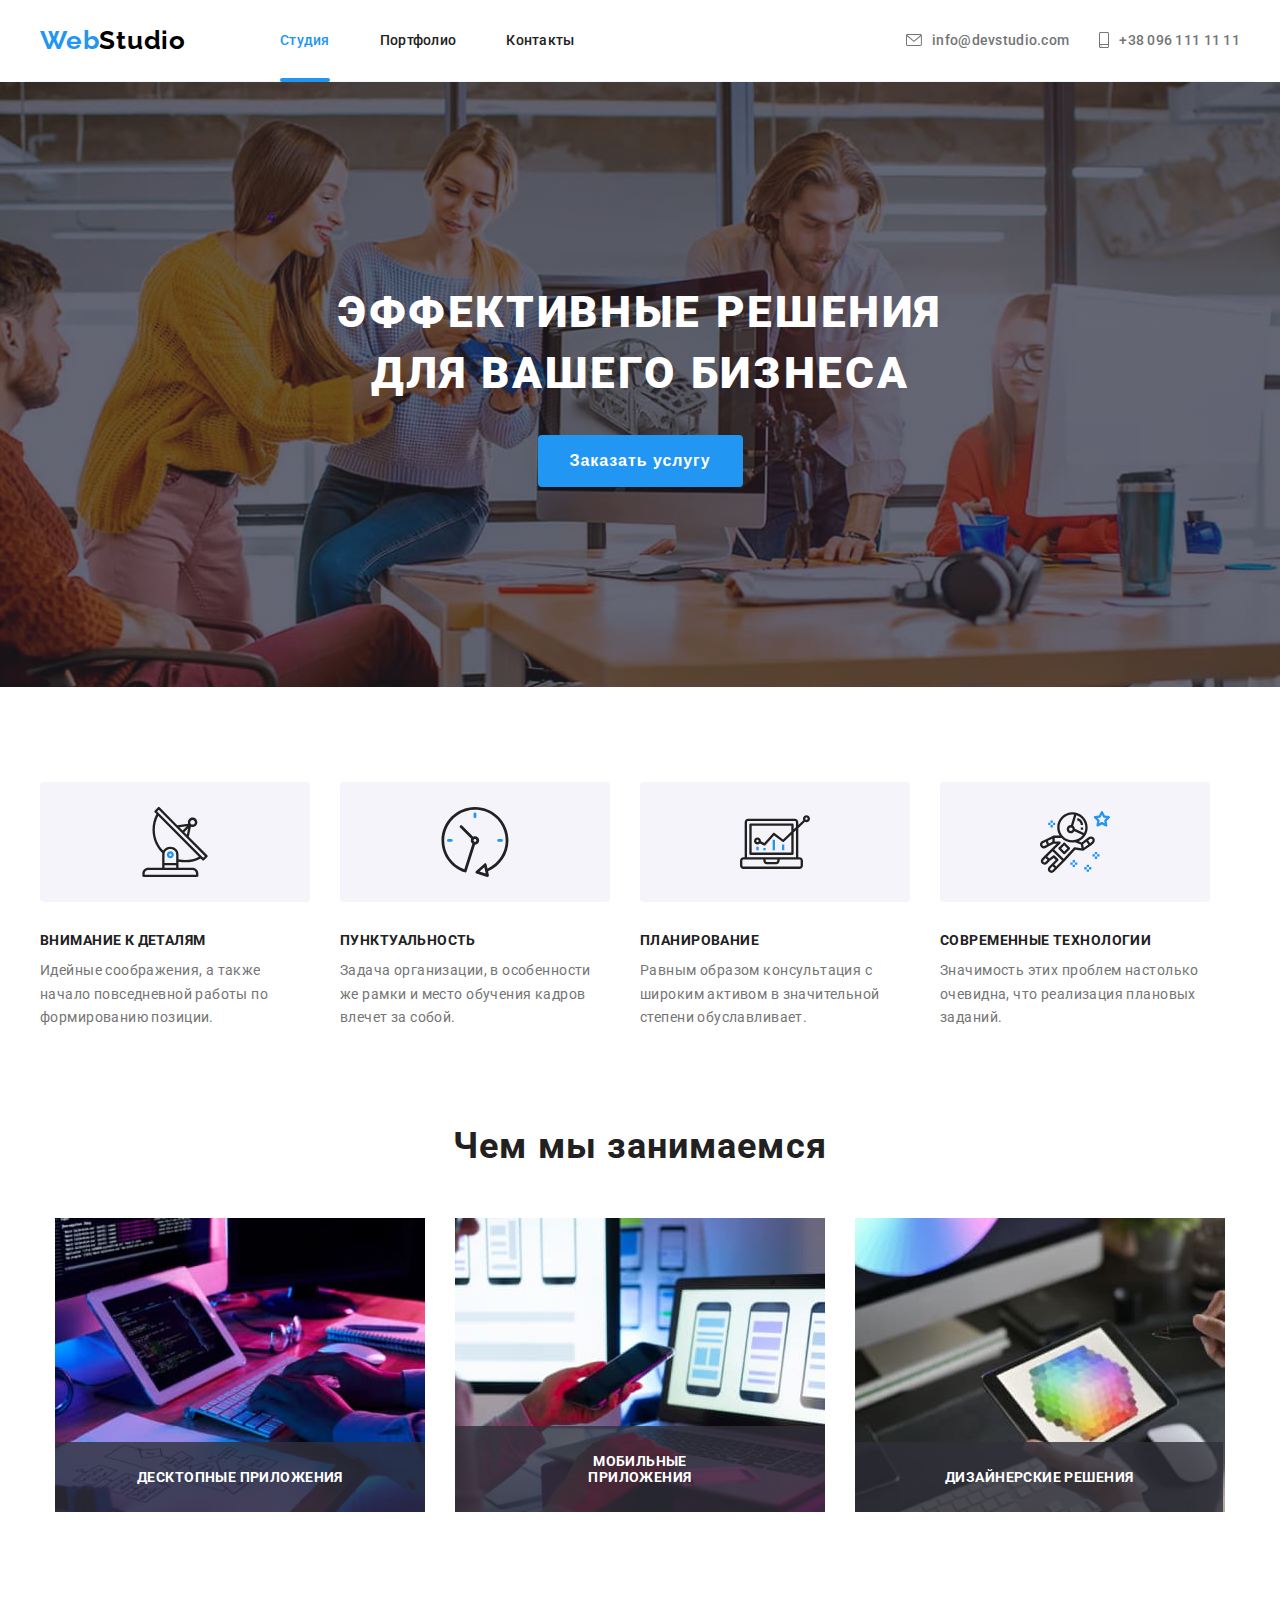
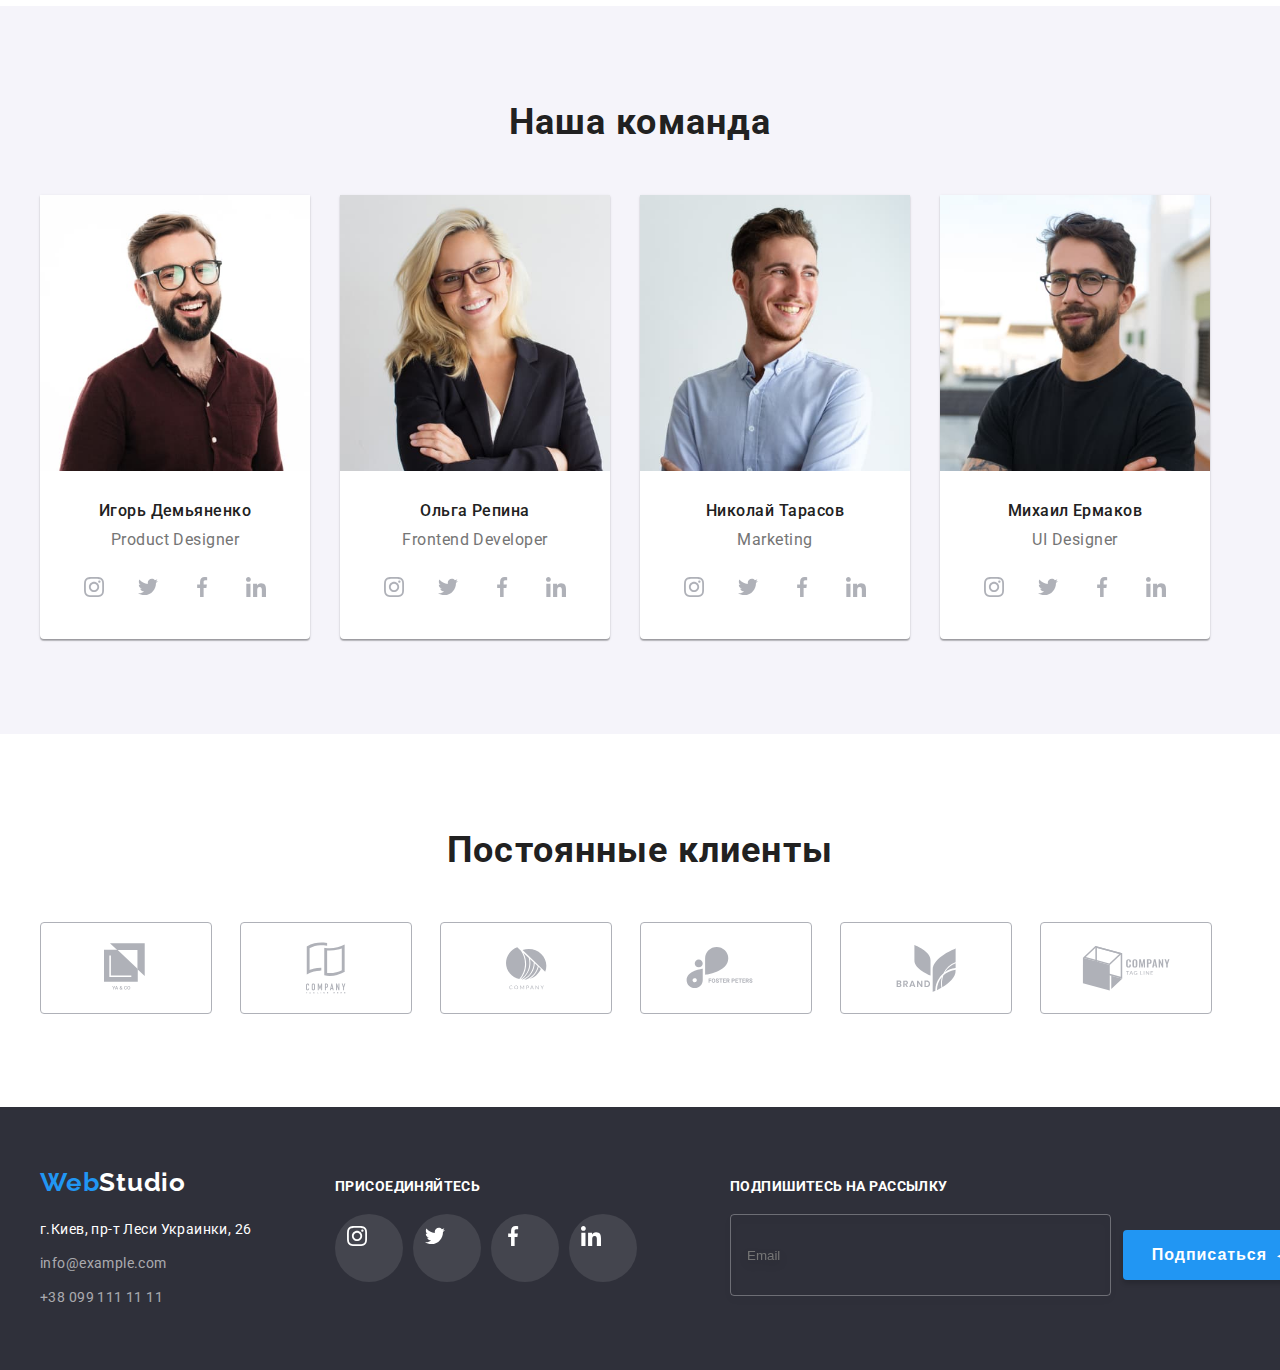
<file: index.html>
<!DOCTYPE html>
<html lang="en">
<head>
    <meta charset="UTF-8">
    <meta name="viewport" content="width=device-width, initial-scale=1.0">
    <title>WebStudio</title>
    <link rel="preconnect" href="https://fonts.gstatic.com">
    <link href="https://fonts.googleapis.com/css2?family=Raleway:wght@700&family=Roboto:wght@400;500;700;900&display=swap"
        rel="stylesheet">
    <link rel="stylesheet" href="https://cdnjs.cloudflare.com/ajax/libs/modern-normalize/1.0.0/modern-normalize.min.css"
        integrity="sha512-ISS7cAi1PEhQ8jnbJpJZMd29NlhNj4AWYyLOSp2CE/CsHxTCu+r+t0D2yoJudVrd0/8fTVPUVDzY5Tvli75u/g=="
        crossorigin="anonymous" />
    <link rel="stylesheet" href="css/main.min.css">

</head>
<body>
    <header class="page-header">
     <div class="container page-header__container">
            <nav class="nav">
            <a href="index.html" class="logo"> <span class="logo__web">Web</span><span class="logo__studio">Studio</span></a>
            <svg class="nav__burger js-open-menu">
                <use href="./images/icons.svg#icon-burger" ></use>
            </svg>
            <ul class="nav__list">
                <li class="nav__item"> <a href="#" class="nav__link nav__link--active">Студия</a></li>
                <li class="nav__item"> <a href="portfolio.html" class="nav__link">Портфолио</a></li>
                <li class="nav__item"> <a href="#" class="nav__link">Контакты</a></li>
            </ul>
            </nav>
            <ul class="contacts">
                <li class="contacts__item">
                        <a href="mailto:info@devstudio.com" class="contacts__link"> 
                                <svg class="contacts__icon contacts__icon--envelope ">
                                    <use href="./images/icons.svg#icon-envelope"></use>
                                </svg>
                            info@devstudio.com
                       </a>
                </li>

                <li class="contacts__item">
                    <a href="tel:+380961111111" class="contacts__link"> 
                            <svg class="contacts__icon contacts__icon--smartpnone">
                                <use href="./images/icons.svg#icon-smart"></use>
                            </svg>
                            +38 096 111 11 11 
                   </a>
                </li>
            </ul>
     </div>
    </header>
    <main>
        
        <!--Герой-->
      
        <section class="hero">
               <div class="hero__container-image">
                    <div class="hero__container">
                            <h1 class="hero__title">Эффективные решения для вашего бизнеса</h1>
                            <button type="button" class="hero__button" data-modal-open >Заказать услугу</button>
                    </div>
               </div>                  
        </section>
        
        <!--Преимущества-->
               
        <section class="privilege">

            <div class="container privilege__container">
             
                <ul class="advantages">

                    <li class="advantages__item">
                        <div class="advantages__container">
                            <svg class="advantages__svg">
                                <use href="./images/icons.svg#icon-antenna"></use>
                            </svg>
                        </div>
                        <h3 class="advantages__title">Внимание к деталям</h3>
                        <p class="advantages__text"> Идейные соображения, а также начало повседневной работы по формированию позиции.</p>
                    </li>

                    <li class="advantages__item">
                        <div class="advantages__container">
                            <svg class="advantages__svg">
                                <use href="./images/icons.svg#icon-clock"></use>
                            </svg>
                        </div>
                        <h3 class="advantages__title">Пунктуальность</h3>
                        <p class="advantages__text"> Задача организации, в особенности же рамки и место обучения кадров влечет за собой.</p>
                    </li>

                    <li class="advantages__item">
                        <div class="advantages__container">
                            <svg class="advantages__svg">
                                <use href="./images/icons.svg#icon-diagram"></use>
                            </svg>
                        </div>
                        <h3 class="advantages__title">Планирование</h3>
                        <p class="advantages__text"> Равным образом консультация с широким активом в значительной степени обуславливает.</p>
                    </li>

                    <li class="advantages__item">
                        <div class="advantages__container">
                            <svg class="advantages__svg">
                                <use href="./images/icons.svg#icon-astronaut"></use>
                            </svg>
                        </div>
                        <h3 class="advantages__title">Современные технологии</h3>
                        <p class="advantages__text"> Значимость этих проблем настолько очевидна, что реализация плановых заданий.</p>
                    </li>

                </ul>

            </div>

        </section>

        <!--Чем мы занимаемся-->
        
        <section class="works">
            <div class="container works__container">
           
                <h2 class="works__title">Чем мы занимаемся</h2>

                <div class="works__thumb">

                    <ul class="works-list">

                        <li class="works-list__item"> <a href="#" class="works-list__link"> 
                            <div class="works-list__thumb">
                                <img srcset="images/img1.jpg 1x, images/img12x.jpg 2x" src="images/img1.jpg" alt="Человек печатает на клавиатуре">
                                <p class="work-list__label work-list__label--first">Десктопные приложения</p>
                            </div></a> 
                        </li>

                        <li class="works-list__item"> <a href="#" class="work-link"> 
                            <div class="works-list__thumb">
                                <img srcset="images/img2.jpg 1x, images/img22x.jpg 2x" src="images/img2.jpg" alt="Человек держит телефон"> 
                                <p class="work-list__label work-list__label--second">Мобильные приложения</p>
                            </div></a> 
                        </li>

                        <li class="works-list__item"> <a href="#" class="work-link">
                            <div class="works-list__thumb">
                                <img srcset="images/img3.jpg 1x, images/img32x.jpg 2x" src="images/img3.jpg" alt="Человек держит планшет">
                                <p class="work-list__label work-list__label--third">Дизайнерские решения</p>
                            </div></a> 
                        </li>

                    </ul>

                </div>

            </div>
        
        </section>

        <!--Наша команда-->

        <section class="our-team">

            <div class="container our-team__container">
          
                <h2 class="our-team__title">Наша команда</h2>

                <ul class="team-list" >
                    
                    <li class="team-list__item ">
                        <img srcset="images/Igor.jpg 1x, images/Igor2x.jpg 2x" src="images/Igor.jpg" alt="Дизайнер Игорь">

                        <div class="team-list__info">
                            <h3 class="team-list__name">Игорь Демьяненко</h3>

                            <p class="team-list__prof">Product Designer</p>

                            <ul class="smm">
                                <li class="smm__item">
                                    <a class="smm__link" href="#">
                                        <svg class="smm__icon">
                                            <use href="./images/icons.svg#icon-instagram"></use>
                                        </svg>
                                    </a>
                                </li> 
                                <li class="smm__item">
                                    <a class="smm__link" href="#">
                                        <svg class="smm__icon">
                                            <use href="./images/icons.svg#icon-twitter"></use>
                                        </svg>
                                    </a>
                                </li>
                                <li class="smm__item">
                                    <a class="smm__link" href="#"> 
                                        <svg class="smm__icon">
                                            <use href="./images/icons.svg#icon-facebook"></use>
                                        </svg>
                                    </a>
                                </li>
                                <li class="smm__item">
                                    <a class="smm__link" href="#"> 
                                        <svg class="smm__icon">
                                            <use href="./images/icons.svg#icon-linkedin"></use>
                                        </svg>
                                    </a>
                                </li>
                            </ul>
                        </div>
                    </li>

                    
                    <li class="team-list__item ">
                        <img srcset="images/Olga.jpg 1x, images/Olga2x.jpg 2x" src="images/Olga.jpg" alt="Разработчик Ольга">
                        <div class="team-list__info">
                            <h3  class="team-list__name">Ольга Репина</h3>
                            <p class="team-list__prof">Frontend Developer</p>

                                <ul class="smm">
                                    <li class="smm__item">
                                        <a class="smm__link" href="#">
                                            <svg class="smm__icon">
                                                <use href="./images/icons.svg#icon-instagram"></use>
                                            </svg>
                                        </a>
                                    </li>
                                    <li class="smm__item">
                                        <a class="smm__link" href="#">
                                            <svg class="smm__icon">
                                                <use href="./images/icons.svg#icon-twitter"></use>
                                            </svg>
                                        </a>
                                    </li>
                                    <li class="smm__item">
                                        <a class="smm__link" href="#">
                                            <svg class="smm__icon">
                                                <use href="./images/icons.svg#icon-facebook"></use>
                                            </svg>
                                        </a>
                                    </li>
                                    <li class="smm__item">
                                        <a class="smm__link" href="#">
                                            <svg class="smm__icon">
                                                <use href="./images/icons.svg#icon-linkedin"></use>
                                            </svg>
                                        </a>
                                    </li>
                                </ul>
                        </div>
                    </li>
                    
                    <li class="team-list__item ">
                        <img srcset="images/nik.jpg 1x, images/nik2x.jpg 2x" src="images/nik.jpg" alt="Маркетолог Николай">

                        <div class="team-list__info">

                            <h3  class="team-list__name">Николай Тарасов</h3>
                            <p class="team-list__prof">Marketing</p>

                            <ul class="smm">
                                <li class="smm__item">
                                    <a class="smm__link" href="#">
                                        <svg class="smm__icon">
                                            <use href="./images/icons.svg#icon-instagram"></use>
                                        </svg>
                                    </a>
                                </li>
                                <li class="smm__item">
                                    <a class="smm__link" href="#">
                                        <svg class="smm__icon">
                                            <use href="./images/icons.svg#icon-twitter"></use>
                                        </svg>
                                    </a>
                                </li>
                                <li class="smm__item">
                                    <a class="smm__link" href="#">
                                        <svg class="smm__icon">
                                            <use href="./images/icons.svg#icon-facebook"></use>
                                        </svg>
                                    </a>
                                </li> 
                                <li class="smm__item">
                                    <a class="smm__link" href="#">
                                        <svg class="smm__icon">
                                            <use href="./images/icons.svg#icon-linkedin"></use>
                                        </svg>
                                    </a>
                                </li>
                            </ul>
                        </div>
                    </li>

                    <li class="team-list__item ">
                        <img srcset="images/mik.jpg 1x, images/mik2x.jpg 2x" src="images/mik.jpg" alt="Дизайнер Михаил">

                        <div class="team-list__info">
                            <h3  class="team-list__name">Михаил Ермаков</h3>
                            <p class="team-list__prof">UI Designer</p>

                            <ul class="smm">
                                <li class="smm__item">
                                    <a class="smm__link" href="#">
                                        <svg class="smm__icon">
                                            <use href="./images/icons.svg#icon-instagram"></use>
                                        </svg>
                                    </a>
                                </li>
                                <li class="smm__item">
                                    <a class="smm__link" href="#">
                                        <svg class="smm__icon">
                                            <use href="./images/icons.svg#icon-twitter"></use>
                                        </svg>
                                    </a>
                                </li>
                                <li class="smm__item">
                                    <a class="smm__link" href="#">
                                        <svg class="smm__icon">
                                            <use href="./images/icons.svg#icon-facebook"></use>
                                        </svg>
                                    </a>
                                </li>
                                <li class="smm__item">
                                    <a class="smm__link" href="#">
                                        <svg class="smm__icon">
                                            <use href="./images/icons.svg#icon-linkedin"></use>
                                        </svg>
                                    </a>
                                </li>
                            </ul>
                        </div>
                    </li>
                
                </ul>
            </div>

        </section>

        <section class="clients">

             <!-- Постоянные клиенты -->

            <div class="container clients__container">

                <h2 class="clients__title">Постоянные клиенты</h2>

                <ul class="client-list">
                    <li class="client-list__item"  >
                        <a class="client-list__link" href="#">
                            <svg class="clients-list__icon" width="45" height="50">
                                <use href="./images/icons.svg#icon-logo-first"></use>
                            </svg>
                        </a>
                    </li>
                    <li class="client-list__item">
                        <a class="client-list__link" href="#">
                            <svg class="clients-list__icon" width="40" height="52">
                                <use href="./images/icons.svg#icon-logo-second"></use>
                            </svg>
                        </a>
                    </li>
                    <li class="client-list__item">
                        <a class="client-list__link" href="#">
                            <svg class="clients-list__icon" width="41" height="43">
                                <use href="./images/icons.svg#icon-logo-three"></use>
                            </svg>
                        </a>
                    </li>
                    <li class="client-list__item">
                        <a class="client-list__link" href="#">
                            <svg class="clients-list__icon" width="80" height="42">
                                <use href="./images/icons.svg#icon-logo-four"></use>
                            </svg>
                        </a>
                    </li>
                    <li class="client-list__item">
                        <a class="client-list__link" href="#">
                            <svg class="clients-list__icon" width="60" height="47">
                                <use href="./images/icons.svg#icon-logo-five"></use>
                            </svg>
                        </a>
                    </li>
                    <li class="client-list__item">
                        <a class="client-list__link" href="#">
                            <svg class="clients-list__icon" width="89" height="45">
                                <use href="./images/icons.svg#icon-logo-six"></use>
                             </svg>
                        </a>
                    </li>
                </ul>

            </div>
 

        </section>
       
    </main>

    <footer class="footer">

        <div class="container footer__container">

                <div class="footer__wrapper">

                    <a href="index.html" class="logo-footer"> <span class="logo-footer__web">Web</span><span class="logo-footer__studio">Studio</span></a>
                    
                    <address class="address"> 
                        
                    <span class="address__text"> г.Киев, пр-т Леси Украинки, 26 </span>
                    
                        <ul class="address-list">

                            <li class="address__item"> <a href="mailto:info@example.com" class="address__link">info@example.com</a> </li>

                            <li class="address__item"> <a href="tel:+380991111111" class="address__link">+38 099 111 11 11</a> </li>
                        
                        </ul>

                    </address>

                </div>


               <div class="join-container"> 
               
                    <p class="join-container__title">ПРИСОЕДИНЯЙТЕСЬ</p>

                    <ul class="join-list">
                        <li class="join-list__item"><a class="join-list__link" href="#">
                            <svg class="join-list__icon">
                                <use href="./images/icons.svg#icon-instagram"></use>
                            </svg>
                        </a></li>
                    <li class="join-list__item"><a class="join-list__link" href="#">
                            <svg class="join-list__icon">
                                <use href="./images/icons.svg#icon-twit-foot"></use>
                            </svg>
                        </a></li>
                        <li class="join-list__item"><a class="join-list__link" href="#">
                                <svg class="join-list__icon">
                                <use href="./images/icons.svg#icon-face-foot"></use>
                            </svg>
                        </a></li>
                        <li class="join-list__item"><a class="join-list__link" href="#">
                                <svg class="join-list__icon">
                                <use href="./images/icons.svg#icon-link-foot"></use>
                            </svg>
                        </a></li>
                    </ul>

                </div>

                <div class="sign-up-container">

                    <p class="sign-up-container__text">Подпишитесь на рассылку</p>

                    <form class="form-telegram" name="form-telegram" autocomplete="on" novalidate>
                        <label for="telegram-email"></label>
                            <input class="form-telegram__input" type="email" name="email-telegram" id="telegram-email" placeholder="Email">

                        <button class="form-telegram__btn" type="submit">Подписаться
                            <svg class="form-telegram__icon">
                                <use href="./images/icons.svg#icon-telegram-send"></use>
                            </svg>
                        </button>

                    </form>
                    

                </div>
        </div>
 
    </footer> 
    <div class="backdrop is-hidden" data-modal>
        <div class="modal">
            <button class="modal__btn" data-modal-close> 
                <svg class="modal__icon">
                    <use href="./images/icons.svg#icon-close-icon"></use>
                </svg>
            </button>

            <form class="modal-form">

                <p class="modal-form__title">Оставьте свои данные, мы вам перезвоним</p>

                <div class="modal-form__container">

                    <label class="modal-form__label" for="user-name">Имя</label>

                      <div class="modal-form__wrapper">

                            <input class="modal-form__input" type="text" name="name" id="user-name">
                            <svg width="18" height="18" class="modal-form__icon">
                                <use href="./images/icons.svg#icon-person-black" ></use>
                            </svg>

                      </div>

                </div>

                <div class="modal-form__container">

                    <label class="modal-form__label" for="user-tel">Телефон</label>

                    <div class="modal-form__wrapper">

                        <input class="modal-form__input" type="tel" name="tel" id="user-tel">
                        <svg width="18" height="18" class="modal-form__icon">
                            <use href="./images/icons.svg#icon-phone-black"></use>
                        </svg>

                    </div>

                </div>

                <div class="modal-form__container">

                    <label class="modal-form__label" for="user-email">Почта</label>

                    <div class="modal-form__wrapper">

                        <input class="modal-form__input" type="email" name="email" id="user-email">
                        <svg width="18" height="18" class="modal-form__icon">
                            <use href="./images/icons.svg#icon-email-black"></use>
                        </svg>

                    </div>

                </div>

                <div class="modal-form__container modal-form__container--area">
                    <label class="modal-form__label" for="comment">Комментарий</label>

                    <textarea class="modal-form__comment" name="comment" id="comment" rows="6" placeholder="Введите текст"></textarea>
                </div>

                <div class="checkbox">
                    
                    <label class="checkbox__label" for="checkbox">
                    
                        <input class="checkbox__input" type="checkbox" name="checkbox" id="checkbox">

                        <span class="checkbox__icon"></span>

                        Соглашаюсь с рассылкой и принимаю

                    </label>

                    <a class="checkbox__link" href="#">Условия договора</a>                

                </div>

                <button class="modal-form__submit" type="submit">Отправить</button>

            </form>
        </div>
    </div>

    <div class="menu-container js-menu-container">
        <button class="mobile-btn js-close-menu">
            <svg class="close-mobile" width="40" height="40">
                <use href="./images/icons.svg#icon-close-icon" />
            </svg>
        </button>
    
        <ul class="mobile-nav">
            <li class="mobile-nav__item">
                <a href="./index.html" class="mobile-nav__link mobile-nav__link--current">Студия</a>
            </li>
    
            <li class="mobile-nav__item">
                <a href="./portfolio.html" class="mobile-nav__link">Портфолио</a>
            </li>
    
            <li class="mobile-nav__item">
                <a href="#footer" class="mobile-nav__link">Контакты</a>
            </li>
        </ul>
    
        <div class="mobile-contacts">
            <ul class="mobile-contacts__list">
                <li class="mobile-contacts__item">
                    <a href="tel:+380961111111" class="mobile-contacts__link mobile-contacts__link--tel">
                        +38 096 111 11 11
                    </a>
                </li>
    
                <li class="mobile-contacts__item">
                    <a href="mailto:info@devstudio.com" class="mobile-contacts__link mobile-contacts__link--mail">
                        info@devstudio.com
                    </a>
                </li>
            </ul>
    
            <ul class="mobile-social">
                <li class="mobile-social__item">
                    <a href="#" class="mobile-social__link">
                        Instagram
                    </a>
                </li>
    
                <li class="mobile-social__item">
                    <a href="#" class="mobile-social__link">
                        Twitter
                    </a>
                </li>
    
                <li class="mobile-social__item">
                    <a href="#" class="mobile-social__link">
                        Facebook
                    </a>
                </li>
    
                <li class="mobile-social__item">
                    <a href="#" class="mobile-social__link">
                        LinkedIn
                    </a>
                </li>
            </ul>
        </div>
    </div>

    <script src="./js/modal.js"></script>
    <script src="./js/mobile-menu.js"></script>

</body>
</html>
</file>
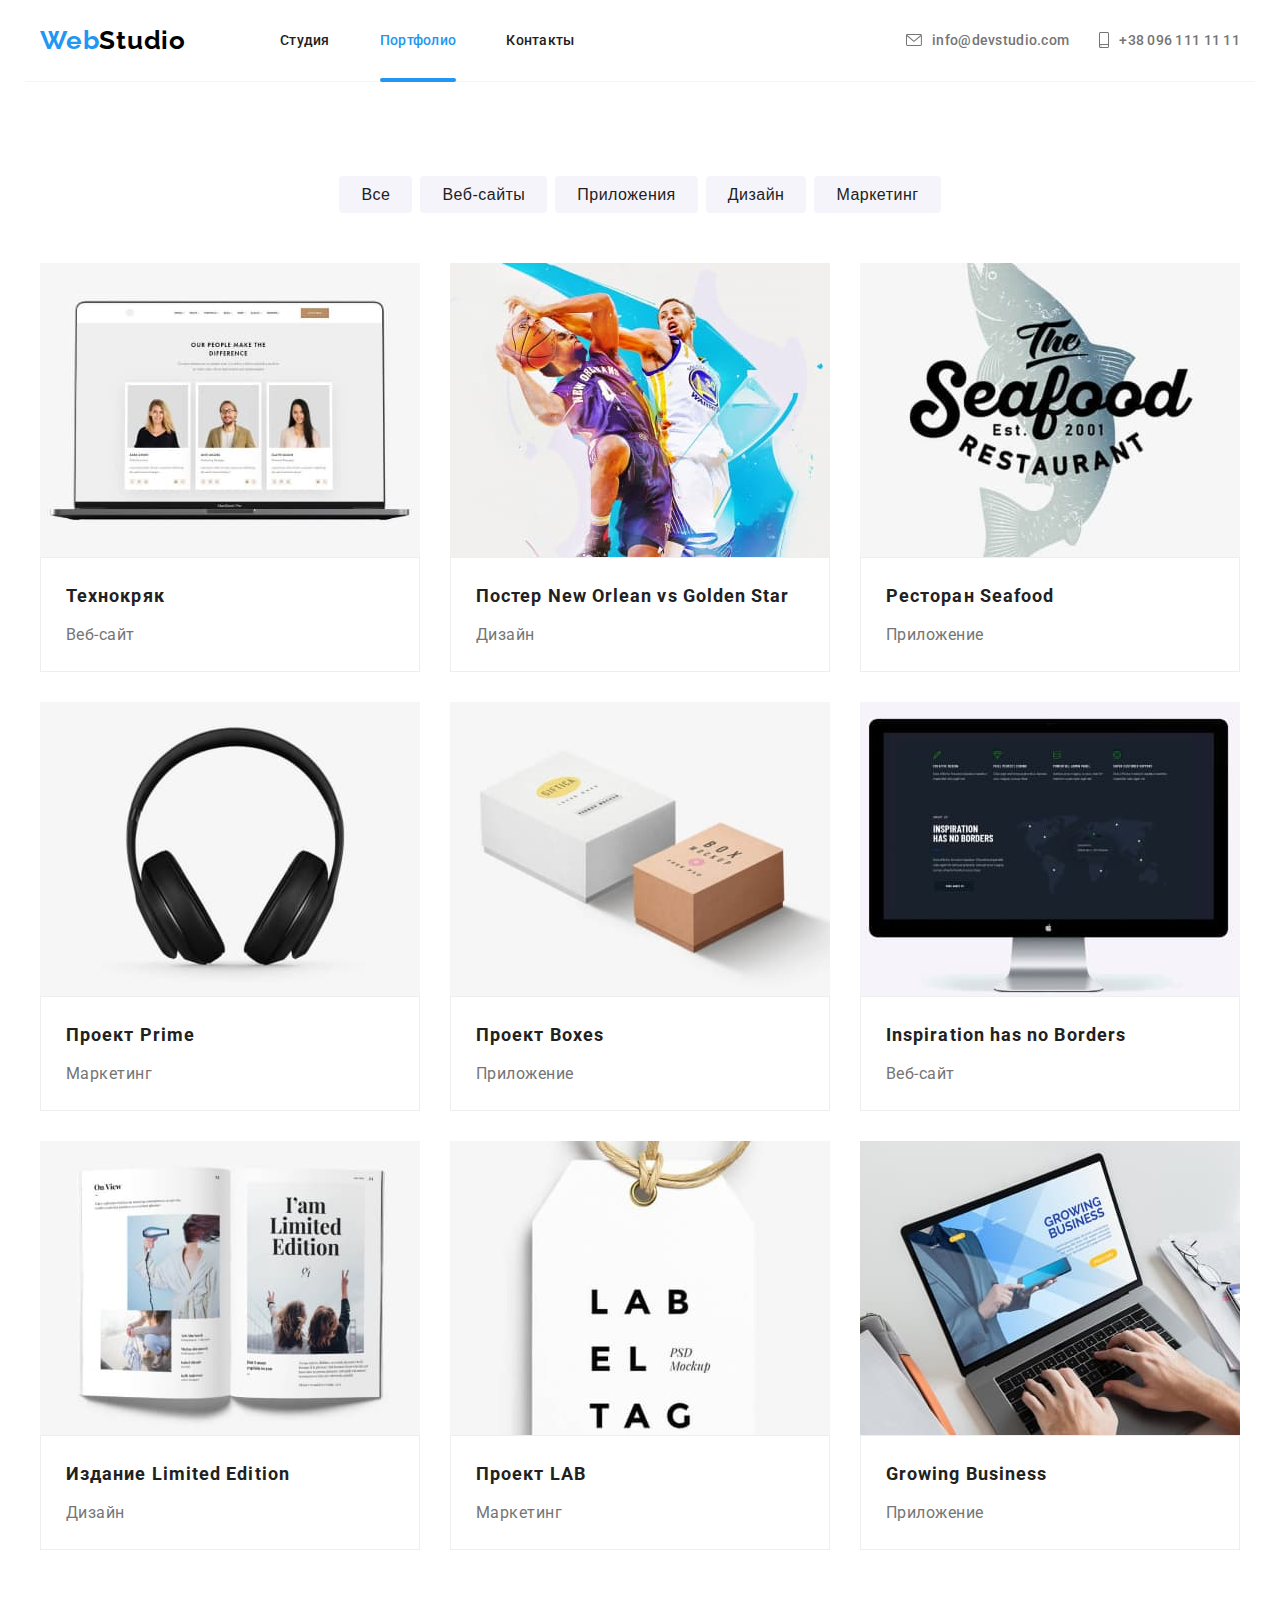
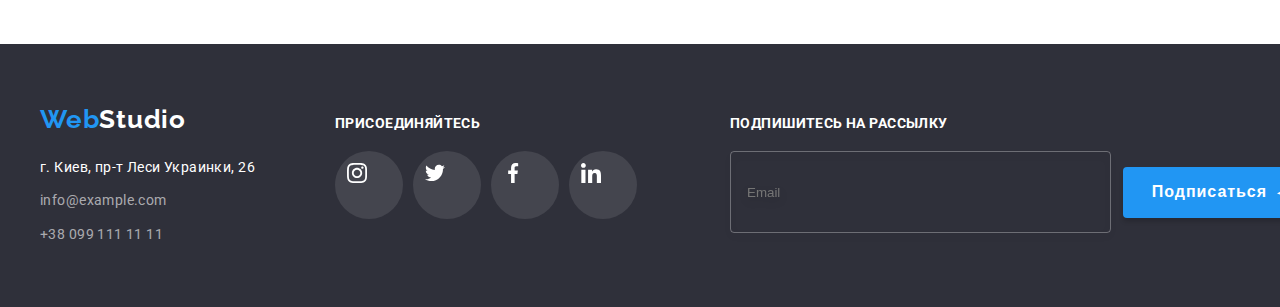
<file: portfolio.html>
<!DOCTYPE html>
<html lang="en">
<head>
    <meta charset="UTF-8">
    <meta name="viewport" content="width=device-width, initial-scale=1.0">
    <title>Portfolio</title>
    <link rel="preconnect" href="https://fonts.gstatic.com">
    <link href="https://fonts.googleapis.com/css2?family=Raleway:wght@700&family=Roboto:wght@400;500;700;900&display=swap"
        rel="stylesheet">
    <link rel="stylesheet" href="https://cdnjs.cloudflare.com/ajax/libs/modern-normalize/1.0.0/modern-normalize.min.css"
        integrity="sha512-ISS7cAi1PEhQ8jnbJpJZMd29NlhNj4AWYyLOSp2CE/CsHxTCu+r+t0D2yoJudVrd0/8fTVPUVDzY5Tvli75u/g=="
        crossorigin="anonymous" />
    <link rel="stylesheet" href="css/main.min.css">
</head>
<body>
    <header class="page-header">
        <div class="container page-header__container">
            <nav class="nav">
            <a href="index.html" class="logo"> <span class="logo__web">Web</span><span class="logo__studio">Studio</span></a>
            <svg class="nav__burger js-open-menu">
                <use href="./images/icons.svg#icon-burger"></use>
            </svg>
                <ul class="nav__list">
                    <li class="nav__item"> <a href="index.html" class="nav__link">Студия</a></li>
                    <li class="nav__item"> <a href="#" class="nav__link nav__link--active">Портфолио</a></li>
                    <li class="nav__item"> <a href="#" class="nav__link">Контакты</a></li>
                </ul>
            </nav>
            <ul class="contacts">
                <li class="contacts__item">
                    <a href="mailto:info@devstudio.com" class="contacts__link">
                        <svg class="contacts__icon contacts__icon--envelope ">
                            <use href="./images/icons.svg#icon-envelope"></use>
                        </svg>
                        info@devstudio.com
                    </a>
                </li>
            
                <li class="contacts__item">
                    <a href="tel:+380961111111" class="contacts__link">
                        <svg class="contacts__icon contacts__icon--smartpnone">
                            <use href="./images/icons.svg#icon-smart"></use>
                        </svg>
                        +38 096 111 11 11
                    </a>
                </li>
            </ul>
        </div>
    </header>
    <main>
       <!-- Портфолио -->
        
       <section class="portfolio">
           <div class="container portfolio__container">

                <h1 class="portfolio__visually-hidden">Виды работ</h1>

                <ul class="btn-list">

                    <li class="btn-list__item"> <button type="button" class="btn-list__variant">Все</button></li>

                    <li class="btn-list__item"> <button type="button" class="btn-list__variant">Веб-сайты</button></li>

                    <li class="btn-list__item"> <button type="button" class="btn-list__variant">Приложения</button></li>

                    <li class="btn-list__item"> <button type="button" class="btn-list__variant">Дизайн</button></li>

                    <li class="btn-list__item"> <button type="button" class="btn-list__variant">Маркетинг</button></li>

                </ul>
                
                <ul class="example-list">

                    <li class="example-list__item">
                        <a href="#" class="example-list__card">
                            <div class="example-list__thumb">
                                <img srcset="images/port1.jpg 1x, images/port12x.jpg 2x" src="images/port1.jpg" alt="Ноутбук">
                                <div class="example-list__overlay">
                                     <p class="example-list__text">Технокряк это современная площадка распространения коронавируса. Компании используют эту платформу для цифрового
                                    шпионажа и атак на защищённые сервера конкурентов.</p>
                                </div>
                            </div>
                           <div class="example-list__content example-list__content--height">
                                <h2 class="example-list__title">Технокряк</h2>
                                <p class="example-list__kinds">Веб-сайт</p>
                           </div>
                        </a>
                    </li>

                    <li class="example-list__item">
                        <a href="#" class="example-list__card">
                            <div class="example-list__thumb">
                                <img srcset="images/port2.jpg 1x, images/port22x.jpg 2x" src="images/port2.jpg" alt="Ноутбук">
                                <div class="example-list__overlay">
                                    <p class="example-list__text">Технокряк это современная площадка распространения коронавируса. Компании
                                        используют эту платформу для цифрового
                                        шпионажа и атак на защищённые сервера конкурентов.</p>
                                </div>
                            </div>
                            <div class="example-list__content">
                                <h2 class="example-list__title">Постер New Orlean vs Golden Star</h2>
                                <p class="example-list__kinds">Дизайн</p>
                            </div>
                        </a>
                    </li>

                    <li class="example-list__item">
                        <a href="#" class="example-list__card">
                            <div class="example-list__thumb">
                                <img srcset="images/port3.jpg 1x, images/port32x.jpg 2x" src="images/port3.jpg" alt="Ноутбук">
                                <div class="example-list__overlay">
                                    <p class="example-list__text">Технокряк это современная площадка распространения коронавируса. Компании
                                        используют эту платформу для цифрового
                                        шпионажа и атак на защищённые сервера конкурентов.</p>
                                </div>
                            </div>
                            <div class="example-list__content">
                                <h2 class="example-list__title">Ресторан Seafood</h2>
                                <p class="example-list__kinds">Приложение</p>
                            </div>
                        </a>
                    </li>

                    <li class="example-list__item">
                        <a href="#" class="example-list__card">
                            <div class="example-list__thumb">
                                <img srcset="images/port4.jpg 1x, images/port42x.jpg 2x" src="images/port4.jpg" alt="Ноутбук">
                                <div class="example-list__overlay">
                                    <p class="example-list__text">Технокряк это современная площадка распространения коронавируса. Компании
                                        используют эту платформу для цифрового
                                        шпионажа и атак на защищённые сервера конкурентов.</p>
                                </div>
                            </div>
                            <div class="example-list__content">
                                <h2 class="example-list__title">Проект Prime</h2>
                                <p class="example-list__kinds">Маркетинг</p>
                            </div>
                        </a>
                    </li>

                    <li class="example-list__item">
                        <a href="#" class="example-list__card">
                            <div class="example-list__thumb">
                                <img srcset="images/port5.jpg 1x, images/port52x.jpg 2x" src="images/port5.jpg" alt="Ноутбук">
                                <div class="example-list__overlay">
                                    <p class="example-list__text">Технокряк это современная площадка распространения коронавируса. Компании
                                        используют эту платформу для цифрового
                                        шпионажа и атак на защищённые сервера конкурентов.</p>
                                </div>
                            </div>
                            <div class="example-list__content">
                                <h2 class="example-list__title">Проект Boxes</h2>
                                <p class="example-list__kinds">Приложение</p>
                            </div>
                        </a>
                    </li>

                    <li class="example-list__item">
                        <a href="#" class="example-list__card">
                            <div class="example-list__thumb">
                                <img srcset="images/port6.jpg 1x, images/port62x.jpg 2x" src="images/port6.jpg" alt="Ноутбук">
                                <div class="example-list__overlay">
                                    <p class="example-list__text">Технокряк это современная площадка распространения коронавируса. Компании
                                        используют эту платформу для цифрового
                                        шпионажа и атак на защищённые сервера конкурентов.</p>
                                </div>
                            </div>
                            <div class="example-list__content">
                                <h2 class="example-list__title">Inspiration has no Borders</h2>
                                <p class="example-list__kinds">Веб-сайт</p>
                            </div>
                        </a>
                    </li>

                    <li class="example-list__item">
                        <a href="#" class="example-list__card">
                            <div class="example-list__thumb">
                                <img srcset="images/port7.jpg 1x, images/port72x.jpg 2x" src="images/port7.jpg" alt="Ноутбук">
                                <div class="example-list__overlay">
                                    <p class="example-list__text">Технокряк это современная площадка распространения коронавируса. Компании
                                        используют эту платформу для цифрового
                                        шпионажа и атак на защищённые сервера конкурентов.</p>
                                </div>
                            </div>
                            <div class="example-list__content">
                                <h2 class="example-list__title">Издание Limited Edition</h2>
                                <p class="example-list__kinds">Дизайн</p>
                            </div>
                        </a>
                    </li>

                    <li class="example-list__item">
                        <a href="#" class="example-list__card">
                            <div class="example-list__thumb">
                                <img srcset="images/port8.jpg 1x, images/port82x.jpg 2x" src="images/port8.jpg" alt="Ноутбук">
                                <div class="example-list__overlay">
                                    <p class="example-list__text">Технокряк это современная площадка распространения коронавируса. Компании
                                        используют эту платформу для цифрового
                                        шпионажа и атак на защищённые сервера конкурентов.</p>
                                </div>
                            </div>
                            <div class="example-list__content">
                                <h2 class="example-list__title">Проект LAB</h2>
                                <p class="example-list__kinds">Маркетинг</p>
                            </div>
                        </a>
                    </li>

                    <li class="example-list__item">
                        <a href="#" class="example-list__card">
                            <div class="example-list__thumb">
                                <img srcset="images/port9.jpg 1x, images/port92x.jpg 2x" src="images/port9.jpg" alt="Ноутбук">
                                <div class="example-list__overlay">
                                    <p class="example-list__text">Технокряк это современная площадка распространения коронавируса. Компании
                                        используют эту платформу для цифрового
                                        шпионажа и атак на защищённые сервера конкурентов.</p>
                                </div>
                            </div>
                            <div class="example-list__content">
                                <h2 class="example-list__title">Growing Business</h2>
                                <p class="example-list__kinds">Приложение</p>
                            </div>
                        </a>
                    </li>
                </ul>
                </div>
        </section>
        </main>
        <footer class="footer">
        
            <div class="container footer__container">
            
                <div class="footer__wrapper">
            
                    <a href="index.html" class="logo-footer"> <span class="logo-footer__web">Web</span><span
                            class="logo-footer__studio">Studio</span></a>
            
                    <address class="address">
            
                        <span class="address__text"> г. Киев, пр-т Леси Украинки, 26 </span>
            
                        <ul class="address-list">
            
                            <li class="address__item"> <a href="mailto:info@example.com" class="address__link">info@example.com</a>
                            </li>
            
                            <li class="address__item"> <a href="tel:+380991111111" class="address__link">+38 099 111 11 11</a> </li>
            
                        </ul>
            
                    </address>
            
                </div>
        
        
                <div class="join-container">
        
                    <p class="join-container__title">ПРИСОЕДИНЯЙТЕСЬ</p>
        
                    <ul class="join-list">
                        <li class="join-list__item"><a class="join-list__link" href="#">
                                <svg class="join-list__icon">
                                    <use href="./images/icons.svg#icon-instagram"></use>
                                </svg>
                            </a></li>
                        <li class="join-list__item"><a class="join-list__link" href="#">
                                <svg class="join-list__icon">
                                    <use href="./images/icons.svg#icon-twit-foot"></use>
                                </svg>
                            </a></li>
                        <li class="join-list__item"><a class="join-list__link" href="#">
                                <svg class="join-list__icon">
                                    <use href="./images/icons.svg#icon-face-foot"></use>
                                </svg>
                            </a></li>
                        <li class="join-list__item"><a class="join-list__link" href="#">
                                <svg class="join-list__icon">
                                    <use href="./images/icons.svg#icon-link-foot"></use>
                                </svg>
                            </a></li>
                    </ul>
        
                </div>
        
                <div class="sign-up-container">
        
                    <p class="sign-up-container__text">Подпишитесь на рассылку</p>
        
                    <form class="form-telegram" name="form-telegram" autocomplete="on" novalidate>
                        <label for="telegram-email"></label>
                        <input class="form-telegram__input" type="email" name="email-telegram" id="telegram-email"
                            placeholder="Email">
        
                        <button class="form-telegram__btn" type="submit">Подписаться
                            <svg class="form-telegram__icon">
                                <use href="./images/icons.svg#icon-telegram-send"></use>
                            </svg>
                        </button>
        
                    </form>
        
        
                </div>
        
            </div>
        </footer>

        <div class="menu-container js-menu-container">
            <button class="mobile-btn js-close-menu">
                <svg class="close-mobile" width="40" height="40">
                    <use href="./images/icons.svg#icon-close-icon" />
                </svg>
            </button>
        
            <ul class="mobile-nav">
                <li class="mobile-nav__item">
                    <a href="./index.html" class="mobile-nav__link">Студия</a>
                </li>
        
                <li class="mobile-nav__item">
                    <a href="./portfolio.html" class="mobile-nav__link mobile-nav__link--current">Портфолио</a>
                </li>
        
                <li class="mobile-nav__item">
                    <a href="#" class="mobile-nav__link">Контакты</a>
                </li>
            </ul>
        
            <div class="mobile-contacts">
                <ul class="mobile-contacts__list">
                    <li class="mobile-contacts__item">
                        <a href="tel:+380961111111" class="mobile-contacts__link mobile-contacts__link--tel">
                            +38 096 111 11 11
                        </a>
                    </li>
        
                    <li class="mobile-contacts__item">
                        <a href="mailto:info@devstudio.com" class="mobile-contacts__link mobile-contacts__link--mail">
                            info@devstudio.com
                        </a>
                    </li>
                </ul>
        
                <ul class="mobile-social">
                    <li class="mobile-social__item">
                        <a href="#" class="mobile-social__link">
                            Instagram
                        </a>
                    </li>
        
                    <li class="mobile-social__item">
                        <a href="#" class="mobile-social__link">
                            Twitter
                        </a>
                    </li>
        
                    <li class="mobile-social__item">
                        <a href="#" class="mobile-social__link">
                            Facebook
                        </a>
                    </li>
        
                    <li class="mobile-social__item">
                        <a href="#" class="mobile-social__link">
                            LinkedIn
                        </a>
                    </li>
                </ul>
            </div>
        </div>

        <script src="./js/mobile-menu.js"></script>
    
</body>
</html>
</file>
<file: css/main.min.css>
:root{--white-text: rgba(255, 255, 255, 1);--black-text: rgba(33, 33, 33, 1);--grey-text: rgba(117, 117, 117, 1);--footer: rgba(255, 255, 255, 0.6);--bordergram: rgba(255, 255, 255, 0.3);--white: #ffffff;--dark-grey: #2f303a;--light-grey: #f5f4fa;--blue: #2196f3;--icons: #afb1b8;--card-shadow: 0px 2px 1px -1px rgba(0, 0, 0, 0.2),
    0px 1px 1px 0px rgba(0, 0, 0, 0.14), 0px 1px 3px 0px rgba(0, 0, 0, 0.12);--card-people: 0px 1px 3px rgba(0, 0, 0, 0.12),
    0px 1px 1px rgba(0, 0, 0, 0.14), 0px 2px 1px rgba(0, 0, 0, 0.2);--linear-hero: rgba(47, 48, 58, 0.4);--linear-works: rgba(47, 48, 58, 0.8);--overlay-blue: rgba(33, 150, 243, 0.9);--background-modal: rgba(0, 0, 0, 0.2);--border-form: rgba(33, 33, 33, 0.2);--placeholder-form: rgba(117, 117, 117, 0.5);--cubik-normal: cubic-bezier(0.4, 0, 0.2, 1);--time: 250ms}body{font-family:'Roboto', sans-serif;margin:0}*{list-style-type:none}img{display:block;max-width:100%;height:auto}ul{margin:0;padding:0}header{background-color:var(--white)}h1,h2{margin-top:0;margin-bottom:0}.container{min-width:320px;max-width:480px;margin-left:auto;margin-right:auto;padding-left:15px;padding-right:15px;padding-top:0;padding-bottom:0}@media (min-width: 768px){.container{max-width:768px}}@media (min-width: 1200px){.container{max-width:1200px}}.page-header__container{border-bottom:1px solid var(--light-grey)}.page-header__container{display:-webkit-box;display:-ms-flexbox;display:flex;-webkit-box-align:center;-ms-flex-align:center;align-items:center}.logo{display:block;text-decoration:none}@media (max-width: 767px){.logo{padding:16px 0}}.logo__web,.logo__studio{font-family:'Raleway', sans-serif;font-weight:bold;font-size:26px;line-height:1.2;letter-spacing:0.03em}.logo__web{color:var(--blue)}.logo__studio{color:#000000}.nav{display:-webkit-box;display:-ms-flexbox;display:flex;-webkit-box-align:center;-ms-flex-align:center;align-items:center}.nav__burger{width:40px;height:40px;margin-left:110px}.nav__burger:hover,.nav__burger:focus-visible{fill:var(--blue)}@media (min-width: 480px){.nav__burger{margin-left:270px}}@media (min-width: 768px){.nav__burger{display:none}}.nav__list{display:none}@media (min-width: 768px){.nav__list{display:-webkit-box;display:-ms-flexbox;display:flex;margin-top:0;margin-bottom:0;margin-left:80px;padding-left:0}}@media (min-width: 1200px){.nav__list{margin-left:94px}}.nav__item{margin-right:50px}.nav__item:last-child{margin-right:0}.nav__link{position:relative;display:block;padding-top:32px;padding-bottom:32px;-webkit-transition-property:color;transition-property:color;-webkit-transition-duration:var(--time);transition-duration:var(--time);-webkit-transition-timing-function:var(--cubik-normal);transition-timing-function:var(--cubik-normal);text-decoration:none;font-weight:500;font-size:14px;line-height:1.2;letter-spacing:0.02em;color:var(--black-text)}.nav__link:hover,.nav__link:focus{color:var(--blue)}.nav__link--active::after{content:'';position:absolute;left:0;bottom:-1px;border-radius:2px;display:block;width:100%;height:4px;background-color:var(--blue);opacity:1}.nav__link--active{color:var(--blue)}.contacts{display:none}@media (min-width: 768px){.contacts{display:-webkit-box;display:-ms-flexbox;display:flex;-webkit-box-orient:vertical;-webkit-box-direction:normal;-ms-flex-direction:column;flex-direction:column;-webkit-box-align:start;-ms-flex-align:start;align-items:flex-start;margin-top:0;margin-bottom:0;margin-left:auto;padding-left:0}}@media (min-width: 768px) and (min-width: 1200px){.contacts{-webkit-box-orient:horizontal;-webkit-box-direction:normal;-ms-flex-direction:row;flex-direction:row;-webkit-box-align:center;-ms-flex-align:center;align-items:center}}.contacts__item+.contacts__item{margin-top:10px}@media (min-width: 1200px){.contacts__item+.contacts__item{margin-left:30px;margin-top:0}}.contacts__link{display:-webkit-box;display:-ms-flexbox;display:flex;-webkit-box-align:center;-ms-flex-align:center;align-items:center;font-weight:500;font-size:12px;line-height:1.2;letter-spacing:0.02em;text-decoration:none;color:var(--grey-text);-webkit-transition-property:color;transition-property:color;-webkit-transition-duration:var(--time);transition-duration:var(--time);-webkit-transition-timing-function:var(--cubik-normal);transition-timing-function:var(--cubik-normal)}.contacts__link:hover,.contacts__link:focus{color:var(--blue)}@media (min-width: 1200px){.contacts__link{font-size:14px}}.contacts__icon--envelope{width:14px;height:10px;margin-right:8px;fill:currentColor}@media (min-width: 1200px){.contacts__icon--envelope{width:16px;height:12px;margin-right:10px}}.contacts__icon--smartpnone{width:10px;height:14px;margin-right:8px;fill:currentColor}@media (min-width: 1200px){.contacts__icon--smartpnone{width:10px;height:16px;margin-right:10px}}.hero__container{padding:118px 15px;min-width:320px;max-width:480px;margin-left:auto;margin-right:auto;text-align:center}@media (min-width: 768px){.hero__container{max-width:768px}}@media (min-width: 1200px){.hero__container{max-width:1200px;padding:200px 15px}}.hero__container-image{max-width:1600px;min-height:400px;margin-left:auto;margin-right:auto;background-image:-webkit-gradient(linear, left top, right top, from(var(--linear-hero)), to(var(--linear-hero))),url(../images/hero-img-mob.jpg);background-image:linear-gradient(to right, var(--linear-hero), var(--linear-hero)),url(../images/hero-img-mob.jpg);background-size:cover;background-position:center;background-repeat:no-repeat}@media screen and (min-device-pixel-ratio: 2), screen and (-webkit-min-device-pixel-ratio: 2), screen and (min-resolution: 192dpi), screen and (min-resolution: 2dppx){.hero__container-image{background-image:-webkit-gradient(linear, left top, right top, from(var(--linear-hero)), to(var(--linear-hero))),url(../images/hero-img-mob2x.jpg);background-image:linear-gradient(to right, var(--linear-hero), var(--linear-hero)),url(../images/hero-img-mob2x.jpg)}}@media (min-width: 768px){.hero__container-image{background-image:-webkit-gradient(linear, left top, right top, from(var(--linear-hero)), to(var(--linear-hero))),url(../images/hero-img-tab.jpg);background-image:linear-gradient(to right, var(--linear-hero), var(--linear-hero)),url(../images/hero-img-tab.jpg)}}@media screen and (min-width: 768px) and (min-device-pixel-ratio: 2), screen and (min-width: 768px) and (-webkit-min-device-pixel-ratio: 2), screen and (min-width: 768px) and (min-resolution: 192dpi), screen and (min-width: 768px) and (min-resolution: 2dppx){.hero__container-image{background-image:-webkit-gradient(linear, left top, right top, from(var(--linear-hero)), to(var(--linear-hero))),url(../images/hero-img-tab2x.jpg);background-image:linear-gradient(to right, var(--linear-hero), var(--linear-hero)),url(../images/hero-img-tab2x.jpg)}}@media (min-width: 1200px){.hero__container-image{min-height:600px;background-image:-webkit-gradient(linear, left top, right top, from(var(--linear-hero)), to(var(--linear-hero))),url(../images/hero-image.jpg);background-image:linear-gradient(to right, var(--linear-hero), var(--linear-hero)),url(../images/hero-image.jpg)}}@media screen and (min-width: 1200px) and (min-device-pixel-ratio: 2), screen and (min-width: 1200px) and (-webkit-min-device-pixel-ratio: 2), screen and (min-width: 1200px) and (min-resolution: 192dpi), screen and (min-width: 1200px) and (min-resolution: 2dppx){.hero__container-image{background-image:-webkit-gradient(linear, left top, right top, from(var(--linear-hero)), to(var(--linear-hero))),url(../images/hero-image2x.jpg);background-image:linear-gradient(to right, var(--linear-hero), var(--linear-hero)),url(../images/hero-image2x.jpg)}}.hero__title{margin:0 auto 30px;font-weight:900;font-size:26px;line-height:1.62;letter-spacing:0.06em;text-transform:uppercase;color:var(--white-text)}@media (min-width: 480px){.hero__title{width:360px}}@media (min-width: 768px){.hero__title{width:360px}}@media (min-width: 1200px){.hero__title{width:700px;font-size:44px;line-height:1.4}}.hero__button{border-radius:4px;padding:10px 32px;border:0;outline:none;cursor:pointer;background-color:var(--blue);font-weight:bold;font-size:16px;line-height:2;letter-spacing:0.06em;color:var(--white-text)}.privilege__container{padding-top:60px;padding-bottom:60px}@media (min-width: 1200px){.privilege__container{padding-top:95px;padding-bottom:95px}}@media (min-width: 768px){.advantages{display:-webkit-box;display:-ms-flexbox;display:flex;-ms-flex-wrap:wrap;flex-wrap:wrap;margin-left:-30px;margin-top:-30px}}.advantages__item{width:100%}.advantages__item:not(:last-child){margin-bottom:30px}@media (min-width: 768px){.advantages__item{width:354px;margin-top:30px;margin-left:30px}.advantages__item:not(:last-child){margin-bottom:unset}}@media (min-width: 768px) and (min-width: 1200px){.advantages__item{width:270px}}.advantages__container{display:-webkit-box;display:-ms-flexbox;display:flex;width:100%;height:120px;margin-bottom:30px;background-color:var(--light-grey);border-radius:4px;-webkit-box-pack:center;-ms-flex-pack:center;justify-content:center;-webkit-box-align:center;-ms-flex-align:center;align-items:center}.advantages__svg{width:70px;height:70px}.advantages__title{text-align:center;margin-top:0;margin-bottom:10px;font-weight:bold;font-size:14px;line-height:1.2;letter-spacing:0.03em;text-transform:uppercase;color:var(--black-text)}@media (min-width: 768px){.advantages__title{text-align-last:left}}.advantages__text{margin:0;font-weight:normal;font-size:14px;line-height:1.7;letter-spacing:0.03em;color:var(--grey-text)}.advantages__text:last-child{margin-right:0}.works__container{padding-bottom:94px;display:none}@media (min-width: 1200px){.works__container{display:block}}.works__title{margin-bottom:50px;font-weight:bold;font-size:36px;line-height:1.2;text-align:center;letter-spacing:0.03em;color:var(--black-text)}.works-list__thumb{position:relative}.works-list{display:-webkit-box;display:-ms-flexbox;display:flex;-webkit-box-pack:center;-ms-flex-pack:center;justify-content:center;margin-bottom:0;margin-top:0;padding-left:0}.works-list__item{margin-right:30px;padding:0}.works-list__item:last-child{margin-right:0}.work-list__label{position:absolute;margin:0;bottom:0;z-index:2;font-weight:700;font-size:14px;line-height:1.15;text-align:center;letter-spacing:0.03em;text-transform:uppercase;color:var(--white);background-color:var(--linear-works)}.work-list__label--first{padding:27px 82px}.work-list__label--second{padding:27px 85px}.work-list__label--third{padding:27px 90px}.our-team{background-color:var(--light-grey)}.our-team__container{padding-bottom:60px;padding-top:60px}@media (min-width: 1200px){.our-team__container{padding-bottom:95px;padding-top:95px}}.our-team__title{margin-bottom:30px;font-weight:bold;font-size:28px;line-height:1.18;text-align:center;letter-spacing:0.03em;color:var(--black-text)}@media (min-width: 1200px){.our-team__title{margin-bottom:50px;font-size:36px;line-height:1.2}}@media (min-width: 768px){.team-list{display:-webkit-box;display:-ms-flexbox;display:flex;-ms-flex-wrap:wrap;flex-wrap:wrap;margin-left:-30px;margin-top:-30px}}.team-list__item{-webkit-box-shadow:var(--card-people);box-shadow:var(--card-people);border-radius:0px 0px 4px 4px;background-color:var(--white);width:100%}.team-list__item:not(:last-child){margin-bottom:30px}@media (min-width: 768px){.team-list__item{width:354px;margin-top:30px;margin-left:30px}.team-list__item:not(:last-child){margin-bottom:unset}}@media (min-width: 768px) and (min-width: 1200px){.team-list__item{width:270px}}.team-list__info{padding:30px 32px}.team-list__name{margin-top:0;margin-bottom:10px;font-weight:500;text-align:center;font-size:16px;line-height:1.2;letter-spacing:0.03em;color:var(--black-text)}.team-list__prof{margin-top:0;margin-bottom:16px;font-weight:normal;text-align:center;font-size:16px;line-height:1.2;letter-spacing:0.03em;color:var(--grey-text)}.smm{display:-webkit-box;display:-ms-flexbox;display:flex;-webkit-box-pack:center;-ms-flex-pack:center;justify-content:center}.smm__item{display:-webkit-box;display:-ms-flexbox;display:flex;margin-right:10px}.smm__item:last-child{margin-right:0}.smm__link{display:-webkit-box;display:-ms-flexbox;display:flex;background-color:var(--white);color:var(--icons);width:44px;height:44px;border-radius:50%;-webkit-box-pack:center;-ms-flex-pack:center;justify-content:center;-webkit-box-align:center;-ms-flex-align:center;align-items:center;-webkit-transition-property:background-color, color;transition-property:background-color, color;-webkit-transition-duration:var(--time);transition-duration:var(--time);-webkit-transition-timing-function:var(--cubik-normal);transition-timing-function:var(--cubik-normal)}.smm__link:hover,.smm__link:focus{background-color:var(--blue);color:var(--white)}.smm__icon{fill:currentColor;width:20px;height:20px}.clients__container{padding-bottom:60px;padding-top:60px}@media (min-width: 1200px){.clients__container{padding-bottom:95px;padding-top:95px}}.clients__title{margin-bottom:30px;font-weight:bold;font-size:28px;line-height:1.18;text-align:center;letter-spacing:0.03em;color:var(--black-text)}@media (min-width: 1200px){.clients__title{margin-bottom:50px;font-size:36px;line-height:1.2}}@media (min-width: 480px){.client-list{display:-webkit-box;display:-ms-flexbox;display:flex;-ms-flex-wrap:wrap;flex-wrap:wrap;margin-left:-30px;margin-top:-30px}}.client-list__item{width:100%;height:90px}.client-list__item:not(:last-child){margin-bottom:30px}@media (min-width: 480px){.client-list__item{width:210px;margin-top:30px;margin-left:30px}.client-list__item:not(:last-child){margin-bottom:unset}}@media (min-width: 480px) and (min-width: 768px){.client-list__item{width:226px}}@media (min-width: 480px) and (min-width: 1200px){.client-list__item{width:170px}}.client-list__link{display:-webkit-box;display:-ms-flexbox;display:flex;width:100%;height:100%;color:var(--icons);border:1px solid var(--icons);border-radius:4px;-webkit-box-pack:center;-ms-flex-pack:center;justify-content:center;-webkit-box-align:center;-ms-flex-align:center;align-items:center;-webkit-transition-property:border, color;transition-property:border, color;-webkit-transition-duration:var(--time);transition-duration:var(--time);-webkit-transition-timing-function:var(--cubik-normal);transition-timing-function:var(--cubik-normal)}.client-list__link:hover,.client-list__link:focus{color:var(--blue);border:1px solid var(--blue)}.clients-list__icon{fill:currentColor}.logo-footer{display:block;margin-bottom:20px;text-decoration:none}.logo-footer__web{font-family:'Raleway', sans-serif;font-weight:bold;font-size:26px;line-height:1.2;letter-spacing:0.03em;color:var(--blue)}.logo-footer__studio{font-family:'Raleway', sans-serif;font-weight:bold;font-size:26px;line-height:1.2;letter-spacing:0.03em;color:var(--white-text)}.footer{display:-webkit-box;display:-ms-flexbox;display:flex;background-color:var(--dark-grey)}.footer__container{padding-top:60px;padding-bottom:60px}@media (min-width: 768px){.footer__container{display:-webkit-box;display:-ms-flexbox;display:flex;-webkit-box-align:baseline;-ms-flex-align:baseline;align-items:baseline;-ms-flex-wrap:wrap;flex-wrap:wrap;-ms-flex-pack:distribute;justify-content:space-around}}@media (min-width: 1200px){.footer__container{-ms-flex-wrap:nowrap;flex-wrap:nowrap}}.footer__wrapper{display:-webkit-box;display:-ms-flexbox;display:flex;-webkit-box-orient:vertical;-webkit-box-direction:normal;-ms-flex-direction:column;flex-direction:column;-webkit-box-align:center;-ms-flex-align:center;align-items:center}@media (max-width: 767px){.footer__wrapper{margin-bottom:60px}}@media (min-width: 1200px){.footer__wrapper{-webkit-box-align:start;-ms-flex-align:start;align-items:flex-start;margin-bottom:unset}}.address{display:-webkit-box;display:-ms-flexbox;display:flex;-webkit-box-orient:vertical;-webkit-box-direction:normal;-ms-flex-direction:column;flex-direction:column;-webkit-box-align:center;-ms-flex-align:center;align-items:center}@media (min-width: 1200px){.address{-webkit-box-align:start;-ms-flex-align:start;align-items:flex-start;width:230px}}.address__text{display:block;font-style:normal;font-weight:normal;font-size:14px;line-height:1.7;letter-spacing:0.03em;color:var(--white-text)}.address-list{display:block;padding-left:0}.address__item:first-child{margin-top:10px;margin-bottom:10px}.address__link{display:block;margin-bottom:0;font-style:normal;font-size:14px;line-height:1.7;letter-spacing:0.03em;text-decoration:none;color:var(--footer);-webkit-transition-property:color;transition-property:color;-webkit-transition-duration:var(--time);transition-duration:var(--time);-webkit-transition-timing-function:var(--cubik-normal);transition-timing-function:var(--cubik-normal)}.address__link:hover,.address__link:focus{color:var(--blue)}.join-container{display:-webkit-box;display:-ms-flexbox;display:flex;-webkit-box-orient:vertical;-webkit-box-direction:normal;-ms-flex-direction:column;flex-direction:column;-webkit-box-align:center;-ms-flex-align:center;align-items:center}@media (max-width: 767px){.join-container{margin-bottom:60px}}@media (min-width: 1200px){.join-container{margin-left:65px;margin-bottom:unset;-webkit-box-align:start;-ms-flex-align:start;align-items:flex-start}}.join-container__title{display:block;margin-top:0;margin-bottom:20px;font-style:normal;font-weight:bold;font-size:14px;line-height:1.15;letter-spacing:0.03em;text-transform:uppercase;color:var(--white-text)}.join-list{display:-webkit-box;display:-ms-flexbox;display:flex}.join-list__item{display:-webkit-box;display:-ms-flexbox;display:flex;margin-right:10px}.join-list__item:last-child{margin-right:0}.join-list__link{display:-webkit-box;display:-ms-flexbox;display:flex;width:44px;height:44px;padding:12px;color:var(--white);background-color:rgba(255,255,255,0.1);border-radius:50%;-webkit-transition-property:background-color;transition-property:background-color;-webkit-transition-duration:var(--time);transition-duration:var(--time);-webkit-transition-timing-function:var(--cubik-normal);transition-timing-function:var(--cubik-normal)}.join-list__link:hover,.join-list__link:focus{background-color:var(--blue)}.join-list__icon{width:20px;height:20px;fill:currentColor}.sign-up-container{width:100%}@media (min-width: 768px){.sign-up-container{margin-top:60px}}@media (min-width: 1200px){.sign-up-container{width:50%;margin-left:93px;margin-top:0}}.sign-up-container__text{margin-bottom:20px;margin-top:0;font-style:normal;font-weight:bold;font-size:14px;line-height:1.15;letter-spacing:0.03em;text-transform:uppercase;color:var(--white-text);text-align:center}@media (min-width: 1200px){.sign-up-container__text{text-align:left}}.form-telegram{display:-webkit-box;display:-ms-flexbox;display:flex;-webkit-box-orient:vertical;-webkit-box-direction:normal;-ms-flex-direction:column;flex-direction:column;-webkit-box-align:center;-ms-flex-align:center;align-items:center}@media (min-width: 1200px){.form-telegram{-webkit-box-orient:horizontal;-webkit-box-direction:normal;-ms-flex-direction:row;flex-direction:row}}.form-telegram__input{width:100%;height:50px;margin:0;padding:15px 16px;margin-bottom:20px;background-color:inherit;color:var(--white-text);border:1px solid var(--bordergram);-webkit-filter:drop-shadow(0px 4px 4px rgba(0,0,0,0.15));filter:drop-shadow(0px 4px 4px rgba(0,0,0,0.15));border-radius:4px;-webkit-transition-property:outline;transition-property:outline;-webkit-transition-duration:var(--time);transition-duration:var(--time);-webkit-transition-timing-function:var(--cubik-normal);transition-timing-function:var(--cubik-normal)}@media (min-width: 480px){.form-telegram__input{width:450px}}@media (min-width: 1200px){.form-telegram__input{width:358px;margin-bottom:0}}.form-telegram__btn{display:-webkit-box;display:-ms-flexbox;display:flex;-webkit-box-align:center;-ms-flex-align:center;align-items:center;padding:10px 29px;border:0;-webkit-box-shadow:0px 4px 4px rgba(0,0,0,0.15);box-shadow:0px 4px 4px rgba(0,0,0,0.15);border-radius:4px;background-color:var(--blue);font-weight:bold;font-size:16px;line-height:1.9;text-align:center;letter-spacing:0.06em;color:var(--white-text);cursor:pointer}@media (min-width: 1200px){.form-telegram__btn{margin-left:12px}}.form-telegram__icon{width:24px;height:24px;margin-left:10px}.portfolio__visually-hidden{position:absolute;width:1px;height:1px;margin:-1px;border:0;padding:0;white-space:nowrap;-webkit-clip-path:inset(100%);clip-path:inset(100%);clip:rect(0 0 0 0);overflow:hidden}.portfolio__container{padding-top:60px;padding-bottom:60px}@media (min-width: 1200px){.portfolio__container{padding-top:94px;padding-bottom:94px}}.btn-list{display:-webkit-box;display:-ms-flexbox;display:flex;-ms-flex-wrap:wrap;flex-wrap:wrap;-webkit-box-pack:start;-ms-flex-pack:start;justify-content:start;margin-top:0;margin-bottom:40px;padding-left:0}@media (min-width: 768px){.btn-list{-webkit-box-pack:center;-ms-flex-pack:center;justify-content:center;margin-bottom:30px}}@media (min-width: 1200px){.btn-list{margin-bottom:50px}}.btn-list__variant{border-radius:4px;border:0;padding:6px 22px;outline:none;background-color:var(--light-grey);font-weight:500;font-size:16px;line-height:1.6;text-align:center;letter-spacing:0.03em;color:var(--black-text);cursor:pointer;-webkit-transition-property:background-color, color, -webkit-box-shadow;transition-property:background-color, color, -webkit-box-shadow;transition-property:background-color, color, box-shadow;transition-property:background-color, color, box-shadow, -webkit-box-shadow;-webkit-transition-duration:var(--time);transition-duration:var(--time);-webkit-transition-timing-function:var(--cubik-normal);transition-timing-function:var(--cubik-normal)}.btn-list__variant:hover,.btn-list__variant:focus{background-color:var(--blue);color:var(--white-text);-webkit-box-shadow:0px 3px 1px rgba(0,0,0,0.1),0px 1px 2px rgba(0,0,0,0.08),0px 2px 2px rgba(0,0,0,0.12);box-shadow:0px 3px 1px rgba(0,0,0,0.1),0px 1px 2px rgba(0,0,0,0.08),0px 2px 2px rgba(0,0,0,0.12)}.btn-list__item{margin-right:8px}.btn-list__item:last-child{margin-right:0}@media (max-width: 767px){.btn-list__item:nth-child(-n+3){margin-bottom:15px}.btn-list__item:nth-child(3){margin-right:0}.btn-list__item:last-child{margin-right:0}}@media (min-width: 768px){.example-list{display:-webkit-box;display:-ms-flexbox;display:flex;-ms-flex-wrap:wrap;flex-wrap:wrap;margin-left:-30px;margin-top:-30px}}.example-list__item{width:100%}.example-list__item:not(:last-child){margin-bottom:30px}@media (min-width: 768px){.example-list__item{width:354px;-ms-flex-preferred-size:calc(100% / 2 - 30px);flex-basis:calc(100% / 2 - 30px);margin-left:30px;margin-top:30px}.example-list__item:not(:last-child){margin-bottom:unset}}@media (min-width: 1200px){.example-list__item{width:370px;-ms-flex-preferred-size:calc(100% / 3 - 30px);flex-basis:calc(100% / 3 - 30px)}}.example-list__card{display:block;text-decoration:none;-webkit-transition-property:-webkit-box-shadow;transition-property:-webkit-box-shadow;transition-property:box-shadow;transition-property:box-shadow, -webkit-box-shadow;-webkit-transition-duration:var(--time);transition-duration:var(--time);-webkit-transition-timing-function:var(--cubik-normal);transition-timing-function:var(--cubik-normal)}.example-list__card:hover{-webkit-box-shadow:var(--card-shadow);box-shadow:var(--card-shadow)}.example-list__card:hover .example-list__overlay{-webkit-transform:translateX(0);transform:translateX(0);opacity:1}@media (min-width: 768px){.example-list__card{display:-webkit-box;display:-ms-flexbox;display:flex;-webkit-box-orient:vertical;-webkit-box-direction:normal;-ms-flex-direction:column;flex-direction:column}}.example-list__thumb{position:relative;overflow:hidden;display:block;max-width:100%}@media (min-width: 480px){.example-list__thumb{width:450px}}.example-list__thumb img{height:294px;-o-object-fit:cover;object-fit:cover}.example-list__overlay{position:absolute;bottom:0;left:0;width:100%;height:100%;background-color:var(--overlay-blue);-webkit-transform:translateY(100%);transform:translateY(100%);opacity:0;-webkit-transition:opacity var(--time) var(--cubik-normal),-webkit-transform var(--time) var(--cubik-normal);transition:opacity var(--time) var(--cubik-normal),-webkit-transform var(--time) var(--cubik-normal);transition:transform var(--time) var(--cubik-normal),opacity var(--time) var(--cubik-normal);transition:transform var(--time) var(--cubik-normal),opacity var(--time) var(--cubik-normal),-webkit-transform var(--time) var(--cubik-normal)}.example-list__text{position:absolute;margin:0;top:20px;left:24px;bottom:63px;right:24px;font-weight:normal;font-size:18px;line-height:1.6;letter-spacing:0.03em;color:var(--white)}@media (min-width: 480px){.example-list__text{top:77px;left:24px;bottom:77px;right:24px}}@media (min-width: 768px){.example-list__text{top:49px;left:24px;bottom:49px;right:24px;font-size:18px}}.example-list__content{padding:20px 25px;border:1px solid #eeeeee}@media screen and (min-width: 768px){.example-list__content{-webkit-box-flex:1;-ms-flex-positive:1;flex-grow:1}}@media (min-width: 768px) and (max-width: 1199px){.example-list__content--height{padding-bottom:56px}}.example-list__title{font-weight:bold;font-size:18px;line-height:2;letter-spacing:0.06em;text-decoration:none;color:var(--black-text)}.example-list__kinds{margin-top:5px;margin-bottom:0;font-weight:normal;font-size:16px;line-height:2;letter-spacing:0.03em;color:var(--grey-text)}.backdrop{position:fixed;left:0;top:0;width:100%;height:100%;z-index:10;background-color:var(--background-modal);-webkit-transition:opacity var(--time) var(--cubik-normal);transition:opacity var(--time) var(--cubik-normal)}.backdrop.is-hidden{opacity:0;pointer-events:none}.modal{position:absolute;top:50%;left:50%;-webkit-transform:translate(-50%, -50%);transform:translate(-50%, -50%);min-width:250px;min-height:400px;padding:40px;background-color:var(--white)}@media (min-width: 480px){.modal{min-width:450px;min-height:609px}}@media (min-width: 1200px){.modal{min-width:528px;min-height:581px}}.modal__btn{position:absolute;right:8px;top:8px;width:30px;height:30px;outline:none;border:0;background-color:var(--white);-webkit-transition-property:color;transition-property:color;-webkit-transition-duration:var(--time);transition-duration:var(--time);-webkit-transition-timing-function:var(--cubik-normal);transition-timing-function:var(--cubik-normal)}.modal__btn:hover,.modal__btn:focus{color:var(--blue)}.modal__icon{position:absolute;top:50%;left:50%;-webkit-transform:translate(-50%, -50%);transform:translate(-50%, -50%);width:30px;height:30px;cursor:pointer;fill:currentColor;border:1px solid rgba(0,0,0,0.1);border-radius:50%}.modal-form__title{margin:0 0 12px;font-weight:bold;font-size:20px;line-height:1.15;text-align:center;letter-spacing:0.03em;color:var(--black-text)}.modal-form__container{display:-webkit-box;display:-ms-flexbox;display:flex;-webkit-box-orient:vertical;-webkit-box-direction:normal;-ms-flex-direction:column;flex-direction:column;margin-bottom:10px}.modal-form__label{margin-bottom:4px;font-weight:normal;font-size:12px;line-height:1.17;letter-spacing:0.01em;color:var(--grey-text)}.modal-form__input{width:100%;padding:12px 42px;border:1px solid var(--border-form);border-radius:4px;font-family:inherit;-webkit-transition-property:border;transition-property:border;-webkit-transition-duration:var(--time);transition-duration:var(--time);-webkit-transition-timing-function:var(--cubik-normal);transition-timing-function:var(--cubik-normal)}.modal-form__input:focus,.modal-form__input:hover{border:1px solid var(--blue);outline:none;cursor:pointer}.modal-form__input:focus+.modal-form__icon,.modal-form__input:hover+.modal-form__icon{fill:var(--blue)}.modal-form__wrapper{position:relative}.modal-form__icon{position:absolute;top:50%;left:12px;-webkit-transform:translateY(-50%);transform:translateY(-50%);-webkit-transition-property:fill;transition-property:fill;-webkit-transition-duration:var(--time);transition-duration:var(--time);-webkit-transition-timing-function:var(--cubik-normal);transition-timing-function:var(--cubik-normal)}.modal-form__container--area{margin-bottom:20px}.modal-form__comment{max-width:100%;padding:12px 16px;resize:none;font-family:inherit;border-radius:4px;border:1px solid var(--border-form);-webkit-transition-property:border;transition-property:border;-webkit-transition-duration:var(--time);transition-duration:var(--time);-webkit-transition-timing-function:var(--cubik-normal);transition-timing-function:var(--cubik-normal)}.modal-form__comment:focus,.modal-form__comment:hover{border:1px solid var(--blue);outline:none;cursor:pointer}.modal-form__comment::-moz-placeholder{padding-top:10px;font-family:inherit;font-style:normal;font-weight:normal;font-size:12px;line-height:1.17px;letter-spacing:0.01em;color:var(--placeholder-form)}.modal-form__comment::-webkit-input-placeholder{padding-top:10px;font-family:inherit;font-style:normal;font-weight:normal;font-size:12px;line-height:1.17px;letter-spacing:0.01em;color:var(--placeholder-form)}.checkbox__input{-webkit-appearance:none;-moz-appearance:none;appearance:none;position:absolute}.checkbox{display:-webkit-box;display:-ms-flexbox;display:flex;-webkit-box-align:center;-ms-flex-align:center;align-items:center;-webkit-box-pack:center;-ms-flex-pack:center;justify-content:center;margin-bottom:30px}.checkbox__icon{display:inline-block;width:16px;height:15px;margin-right:8px;border-radius:2px;border:2px solid var(--black-text)}.checkbox__label{display:-webkit-box;display:-ms-flexbox;display:flex;-webkit-box-align:center;-ms-flex-align:center;align-items:center;font-weight:normal;font-size:5px;line-height:1.7;letter-spacing:0.03em;color:var(--grey-text)}@media (min-width: 480px){.checkbox__label{font-size:12px}}@media (min-width: 1200px){.checkbox__label{font-size:14px}}.checkbox__input:checked+.checkbox__icon{border-color:transparent;background-color:var(--blue);background-image:url(../images/Vectorch.svg);background-size:contain;background-repeat:no-repeat;background-origin:border-box;-webkit-transition-property:background-color;transition-property:background-color;-webkit-transition-duration:var(--time);transition-duration:var(--time);-webkit-transition-timing-function:var(--cubik-normal);transition-timing-function:var(--cubik-normal)}.checkbox__link{margin-left:4px;color:var(--blue);font-style:normal;font-weight:normal;font-size:7px;line-height:1.7;letter-spacing:0.03em}.checkbox__link__link:focus{color:var(--blue)}@media (min-width: 480px){.checkbox__link{font-size:12px}}@media (min-width: 1200px){.checkbox__link{font-size:14px}}.modal-form__submit{display:block;padding:10px 55px;margin-left:auto;margin-right:auto;font-weight:bold;font-size:16px;line-height:1.9;text-align:center;background:var(--blue);-webkit-box-shadow:0px 4px 4px rgba(0,0,0,0.15);box-shadow:0px 4px 4px rgba(0,0,0,0.15);border-radius:4px;color:var(--white-text);letter-spacing:0.06em;cursor:pointer;border:none}.menu-container{position:fixed;top:0;left:0;width:100vw;height:100vh;padding:20px 28px;background-color:var(--white);-webkit-transform:translateX(100%);transform:translateX(100%);-webkit-transition:-webkit-transform var(--time) var(--cubik-normal);transition:-webkit-transform var(--time) var(--cubik-normal);transition:transform var(--time) var(--cubik-normal);transition:transform var(--time) var(--cubik-normal), -webkit-transform var(--time) var(--cubik-normal)}@media (min-width: 480px){.menu-container{padding:40px 48px}}.menu-container.is-open{-webkit-transform:translateX(0);transform:translateX(0)}.mobile-btn{position:absolute;top:10px;right:15px;width:40px;height:40px;outline:none;border:0;background-color:var(--white-text);-webkit-transition-property:color;transition-property:color;-webkit-transition-duration:var(--time);transition-duration:var(--time);-webkit-transition-timing-function:var(--cubik-normal);transition-timing-function:var(--cubik-normal)}.mobile-btn:hover,.mobile-btn:focus{color:var(--blue)}.close-mobile{position:absolute;top:50%;left:50%;-webkit-transform:translate(-50%, -50%);transform:translate(-50%, -50%);border:1px solid rgba(0,0,0,0.1);cursor:pointer;fill:currentColor;border-radius:50%}.mobile-nav{margin-bottom:200px}.mobile-nav__item:not(:last-child){margin-bottom:32px}.mobile-nav__link{display:inline-block;font-style:normal;font-weight:500;font-size:40px;line-height:1.18;text-align:center;letter-spacing:0.02em;color:var(--black-text);text-decoration:none;-webkit-transition-property:color;transition-property:color;-webkit-transition-duration:var(--time);transition-duration:var(--time);-webkit-transition-timing-function:var(--cubik-normal);transition-timing-function:var(--cubik-normal)}.mobile-nav__link:hover,.mobile-nav__link:focus{color:var(--blue)}.mobile-nav__link--current{color:var(--blue)}.mobile-contacts__link--tel{margin-bottom:32px;font-style:normal;font-weight:500;font-size:24px;line-height:1.18px;letter-spacing:0.02em;color:var(--blue);text-decoration:none}@media (min-width: 480px){.mobile-contacts__link--tel{font-size:34px}}.mobile-contacts__link--mail{display:inline-block;margin-bottom:64px;margin-top:32px;font-style:normal;font-weight:500;font-size:24px;line-height:28px;letter-spacing:0.02em;text-decoration:none;color:var(--grey-text)}.mobile-social{display:-webkit-box;display:-ms-flexbox;display:flex}.mobile-social__item:not(:last-child){margin-right:20px}.mobile-social__item:not(:last-child):after{content:'';position:absolute;border:1px solid rgba(33,33,33,0.2);height:22px;width:1px;margin-left:10px}.mobile-social__link{font-style:normal;font-weight:500;font-size:13px;line-height:1.22;letter-spacing:0.02em;color:var(--blue);cursor:pointer;text-decoration:none}@media (min-width: 480px){.mobile-social__link{font-size:18px}}
/*# sourceMappingURL=main.min.css.map */
</file>
